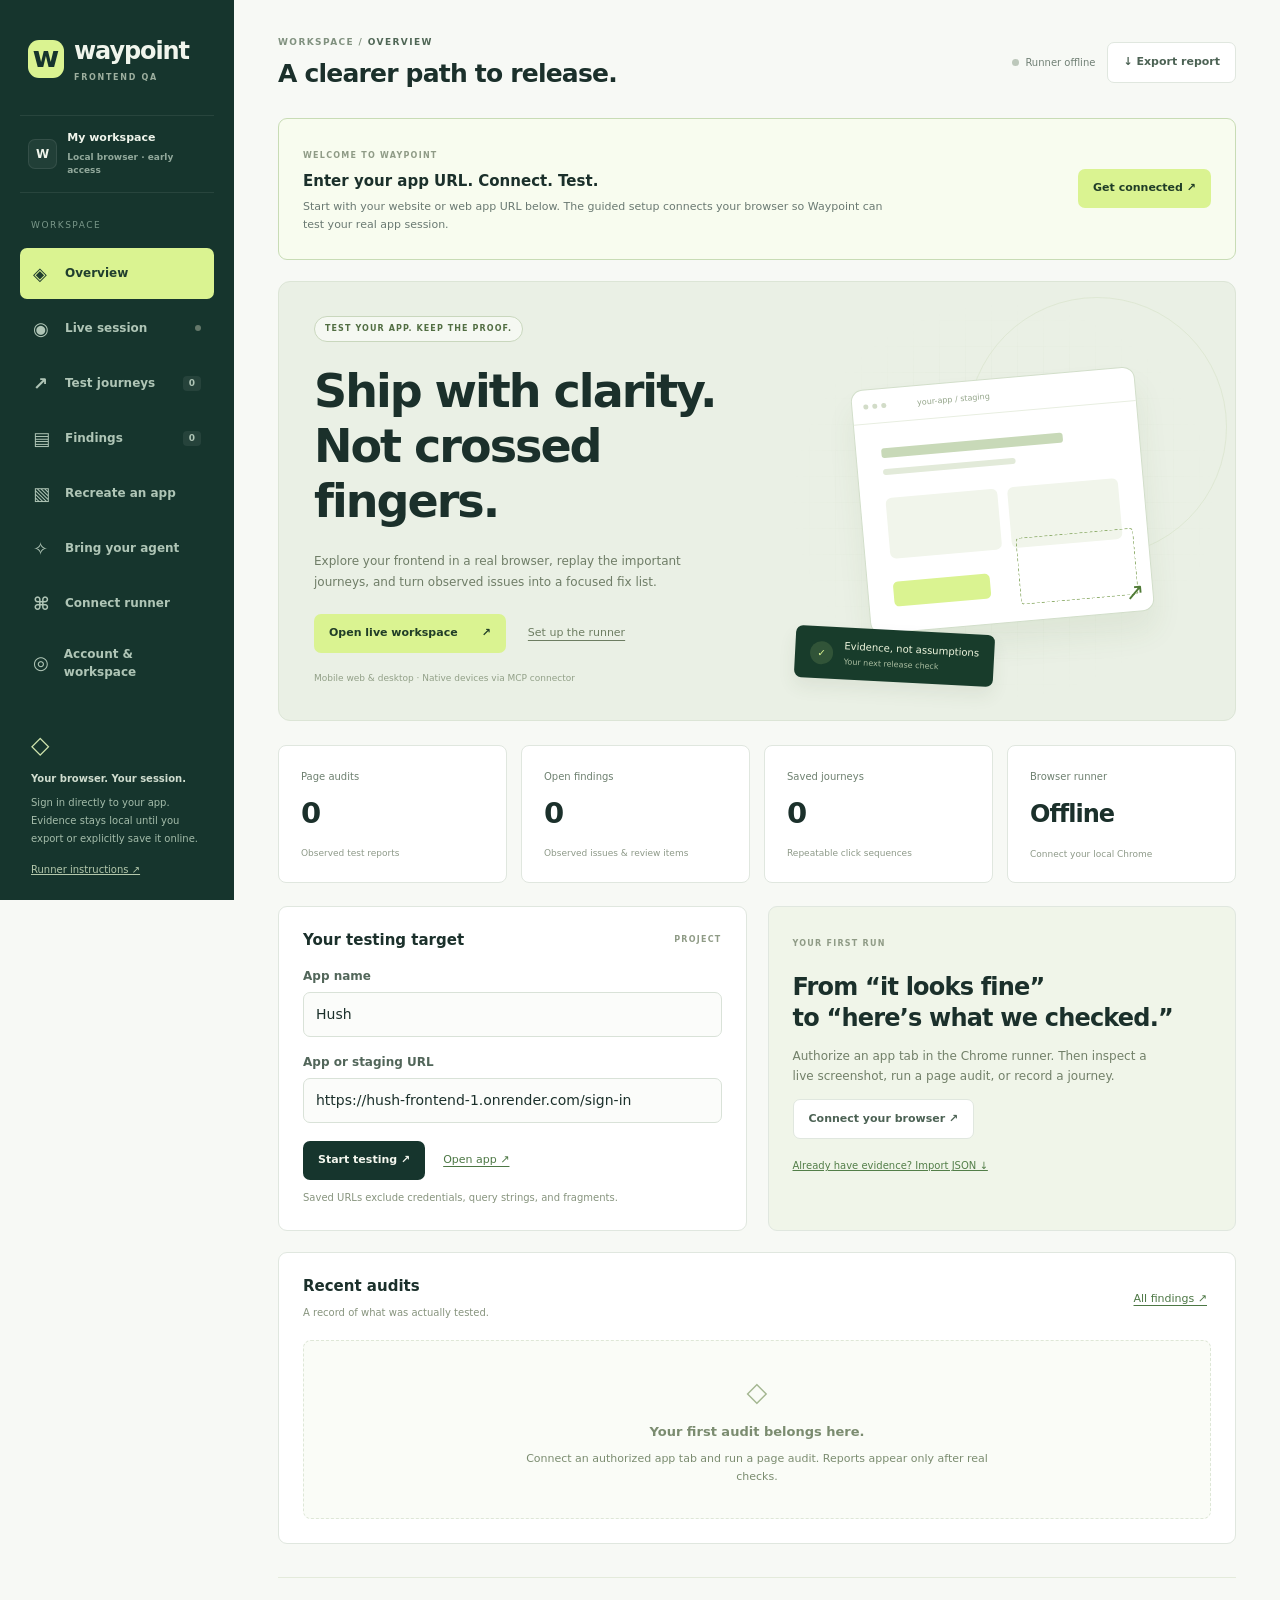
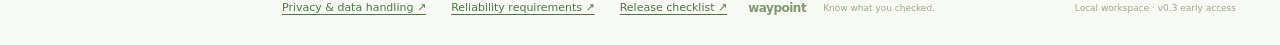
<file: assets/index.html>
<!doctype html>
<html lang="en"><head><meta charset="utf-8"><meta name="viewport" content="width=device-width,initial-scale=1"><meta name="color-scheme" content="light"><title>Waypoint QA — Live frontend testing</title><meta name="description" content="A live frontend testing workspace. Connect your own Chrome browser, inspect your staging app, and record evidence-backed release checks."><link rel="stylesheet" href="styles.css"></head>
<body><div class="shell"><aside class="sidebar"><a class="brand" href="#overview"><span class="brand-mark" aria-hidden="true">w</span><span>waypoint<span class="brand-sub">FRONTEND QA</span></span></a><div class="workspace-chip"><span class="workspace-avatar">W</span><div>My workspace<small>Local browser · early access</small></div></div><p class="nav-label">WORKSPACE</p><nav aria-label="Workspace navigation"><button data-view="overview"><span aria-hidden="true">◈</span>Overview</button><button data-view="live"><span aria-hidden="true">◉</span>Live session<span class="nav-dot" id="nav-live-dot"></span></button><button data-view="journeys"><span aria-hidden="true">↗</span>Test journeys<span class="nav-count" id="journey-nav-count">0</span></button><button data-view="findings"><span aria-hidden="true">▤</span>Findings<span class="nav-count" id="nav-count">0</span></button><button data-view="recreate"><span aria-hidden="true">▧</span>Recreate an app</button><button data-view="agents"><span aria-hidden="true">✧</span>Bring your agent</button><button data-view="setup"><span aria-hidden="true">⌘</span>Connect runner</button><button data-view="account"><span aria-hidden="true">◎</span>Account & workspace</button></nav><div class="side-bottom"><div class="privacy-icon" aria-hidden="true">◇</div><strong>Your browser. Your session.</strong><p>Sign in directly to your app. Evidence stays local until you export or explicitly save it online.</p><a href="runner-readme.txt" download>Runner instructions ↗</a></div></aside>
<main><header class="page-header"><div><div class="eyebrow">WORKSPACE / <span id="breadcrumb">OVERVIEW</span></div><h1 id="page-title">A clearer path to release.</h1></div><div class="header-actions"><span class="connection-pill" id="global-connection"><i></i>Runner offline</span><button class="secondary" id="export">↓ Export report</button></div></header><div id="notice" class="notice" role="status" aria-live="polite" hidden><span id="notice-text"></span><button id="notice-dismiss" aria-label="Dismiss notification">×</button></div>
<section id="overview" class="view"><section id="first-run-card" class="card first-run-card" hidden><div><span class="tiny-label">WELCOME TO WAYPOINT</span><h3>Enter your app URL. Connect. Test.</h3><p class="muted">Start with your website or web app URL below. The guided setup connects your browser so Waypoint can test your real app session.</p></div><button class="primary" data-go="setup">Get connected ↗</button></section><div class="hero"><div class="hero-copy"><span class="pill">TEST YOUR APP. KEEP THE PROOF.</span><h2>Ship with clarity.<br>Not crossed fingers.</h2><p>Explore your frontend in a real browser, replay the important journeys, and turn observed issues into a focused fix list.</p><div class="hero-actions"><button class="primary" data-go="live">Open live workspace <span>↗</span></button><button class="hero-link" data-go="setup">Set up the runner</button></div><span class="hero-footnote">Mobile web & desktop · Native devices via MCP connector</span></div><div class="hero-art" aria-hidden="true"><div class="art-grid"></div><div class="art-browser"><div class="art-toolbar"><i></i><i></i><i></i><span>your-app / staging</span></div><div class="art-content"><div class="art-title"></div><div class="art-line"></div><div class="art-cards"><div></div><div></div></div><div class="art-button"></div></div><div class="art-target"></div></div><div class="art-evidence"><span>✓</span><div>Evidence, not assumptions<small>Your next release check</small></div></div><div class="art-orbit"></div></div></div>
<div class="stats"><article><span>Page audits</span><strong id="run-count">0</strong><small>Observed test reports</small></article><article><span>Open findings</span><strong id="open-count">0</strong><small>Observed issues & review items</small></article><article><span>Saved journeys</span><strong id="journey-count">0</strong><small>Repeatable click sequences</small></article><article><span>Browser runner</span><strong id="runner-summary" class="status-text">Offline</strong><small id="runner-summary-detail">Connect your local Chrome</small></article></div>
<div class="columns"><section class="card"><div class="section-head"><h3>Your testing target</h3><span class="tiny-label">PROJECT</span></div><form id="project-form"><label for="project-name">App name</label><input id="project-name" required maxlength="100" placeholder="My app"><label for="project-url">App or staging URL</label><input id="project-url" type="url" required placeholder="https://your-app.com"><div class="form-row"><button class="dark" type="submit">Start testing ↗</button><button class="text-button" id="open-target" type="button">Open app ↗</button></div><p class="caption">Saved URLs exclude credentials, query strings, and fragments.</p></form></section><section class="card start-card"><span class="tiny-label">YOUR FIRST RUN</span><h3>From “it looks fine”<br>to “here’s what we checked.”</h3><p>Authorize an app tab in the Chrome runner. Then inspect a live screenshot, run a page audit, or record a journey.</p><button class="secondary" data-go="setup">Connect your browser ↗</button><label class="import-inline" for="import-file">Already have evidence? Import JSON ↓</label><input id="import-file" type="file" accept=".json,application/json" class="visually-hidden"></section></div><section class="card"><div class="section-head"><div><h3>Recent audits</h3><p class="caption">A record of what was actually tested.</p></div><button class="text-button" data-go="findings">All findings ↗</button></div><div id="recent-runs"></div></section></section>
<section id="live" class="view" hidden><div class="live-topbar"><div class="session-heading"><span class="live-indicator" id="session-indicator"></span><div><strong id="session-title">No app session connected</strong><small id="session-origin">Connect the runner, then authorize your app tab.</small></div></div><div class="session-tools"><span id="agent-session-status" class="badge review">No agent paired</span><label class="visually-hidden" for="viewport-preset">Browser viewport</label><select id="viewport-preset" disabled><option value="desktop">Desktop · 1440 × 900</option><option value="mobile">Mobile web · 390 × 844</option></select><button id="stop-session" class="secondary" disabled>End session</button></div></div><div class="live-grid"><section class="viewer-card"><div class="viewer-toolbar"><span class="tiny-label">LIVE BROWSER VIEW</span><span id="screen-meta">Capture on demand</span><button id="capture" class="secondary" disabled>↻ Capture screenshot</button></div><div id="screen-stage" class="screen-stage"><div id="screen-empty" class="screen-empty"><div class="screen-empty-icon" aria-hidden="true">⌘</div><h3>Your app, in a real browser.</h3><p>Connect your Chrome runner to see your authorized app tab here. Every action runs locally in your browser.</p><button class="primary" data-go="setup">Connect runner ↗</button></div><img id="live-screenshot" alt="Captured view of the authorized app tab" hidden><div id="screen-busy" class="screen-busy" hidden><span class="spinner"></span>Working in your browser…</div></div><div class="viewer-footer"><div class="viewer-toggles"><label class="toggle-label"><input type="checkbox" id="click-mode" disabled>Click to interact</label><label class="toggle-label"><input type="checkbox" id="scroll-mode" disabled>Scroll in live view</label><label class="toggle-label"><input type="checkbox" id="live-refresh" disabled>Live refresh</label></div><span id="screen-hint">Screenshots require explicit consent in the extension.</span></div><div class="interaction-panel"><form id="type-form"><label class="visually-hidden" for="live-text">Text to enter in the focused app field</label><input id="live-text" placeholder="Text for the focused field…" autocomplete="off" maxlength="2000" disabled><button class="dark" id="send-text" disabled>Send text</button></form><div class="key-row"><span>Keyboard</span><button data-key="Tab" disabled>Tab</button><button data-key="Enter" disabled>Enter ↵</button><button data-key="Escape" disabled>Esc</button><button data-key="Backspace" disabled>⌫</button><button data-key="ArrowUp" disabled>↑</button><button data-key="ArrowDown" disabled>↓</button><button id="scroll-up" disabled>Scroll ↑</button><button id="scroll-down" disabled>Scroll ↓</button></div><p class="caption">Sign in and complete sensitive actions directly in the app. Typed values are never saved by this workspace.</p></div></section>
<aside class="live-panel"><section class="card"><div class="section-head"><h3>Session tools</h3><span class="badge review">LOCAL</span></div><button id="run-audit" class="primary full" disabled>Run page audit <span>↗</span></button><p class="caption">Inspect the current page for layout, accessible names, broken images, and touch-target signals.</p><div class="divider"></div><form id="assert-form"><label for="assert-text">Expected page text</label><input id="assert-text" placeholder="e.g. Welcome back" maxlength="300" disabled><button class="secondary full" id="assert-submit" disabled>Check text assertion</button></form><div id="assert-result" class="assert-result" role="status" hidden></div><button id="add-assertion" class="text-button" disabled>+ Add assertion to recording</button></section><section class="card"><div class="section-head"><h3>Record a journey</h3><span id="record-state" class="record-state">Idle</span></div><p class="muted">Start recording, interact with your app, then save the captured clicks. Text input is excluded.</p><button id="record-toggle" class="secondary full" disabled>● Start recording</button><ol id="recorded-steps" class="compact-steps"></ol><form id="save-recording-form"><label for="recording-name">Journey name</label><input id="recording-name" placeholder="e.g. Browse personalities" maxlength="160"><button class="dark full" id="save-recording" disabled>Save journey</button></form></section><section class="card event-card"><div class="section-head"><h3>Activity</h3><button id="clear-activity" class="text-button">Clear</button></div><div id="activity-log" class="activity-log" role="log" aria-live="polite"></div></section></aside></div><div class="scope-note"><span aria-hidden="true">◇</span><p>Mobile web runs in Chrome device emulation. Native iOS/Android testing uses a separate Appium connector with your AI agent. Cross-origin frame inspection and full accessibility certification are outside this browser runner.</p></div></section>
<section id="journeys" class="view" hidden><div class="section-intro"><div><span class="eyebrow">REPEAT THE MOMENTS THAT MATTER</span><h2>Record once. Check again.</h2><p>Replay safe clicks and text assertions against the authorized tab. Sign-in and sensitive actions stay manual.</p></div><button class="primary" data-go="live">Record a journey ↗</button></div><section class="card human-builder"><div class="section-head"><div><h3>Describe your test in plain language.</h3><p class="caption">One action per line. Exact visible labels keep tests repeatable.</p></div><span class="badge confirmed">NO YAML. NO CODE.</span></div><form id="human-journey-form"><div class="columns"><div><label for="human-journey-name">Journey name</label><input id="human-journey-name" required maxlength="160" placeholder="Check the welcome screen"><label for="human-journey-url">Target app URL</label><input id="human-journey-url" type="url" required placeholder="https://your-app.com"><p class="caption">For broader goals such as “find every broken flow,” connect your own AI agent. This builder supports explicit clicks and visible text checks.</p></div><div><label for="human-journey-steps">What should happen?</label><textarea id="human-journey-steps" rows="6" required placeholder="Click &quot;New chat&quot;&#10;Click &quot;Choose personality&quot;&#10;Check &quot;Hello&quot; is visible"></textarea><div class="form-row"><button class="dark">Save test journey</button><span class="caption">Ambiguous labels stop safely.</span></div></div></div></form></section><div class="journey-toolbar"><span id="journey-total" class="muted">0 saved journeys</span><label class="secondary import-button" for="journey-import">↑ Import journey</label><input type="file" id="journey-import" accept=".json,application/json" class="visually-hidden"></div><div id="journey-list" class="journey-grid"></div></section>
<section id="findings" class="view" hidden><div class="section-intro"><div><span class="eyebrow">EVIDENCE BEFORE CONFIDENCE</span><h2>Every finding has a receipt.</h2><p>Observed browser signals and human-review suggestions, with the context to reproduce them.</p></div><div class="export-options"><label class="toggle-label"><input type="checkbox" id="export-images">Include attached screenshots</label><button class="secondary" id="export-json">↓ Export JSON</button></div></div><div class="finding-filters"><div class="search-wrap"><span aria-hidden="true">⌕</span><label class="visually-hidden" for="finding-search">Search findings</label><input id="finding-search" type="search" placeholder="Search title, detail, or app…"></div><label class="visually-hidden" for="severity-filter">Severity filter</label><select id="severity-filter"><option value="all">All severities</option><option value="high">High</option><option value="medium">Medium</option><option value="low">Low</option></select><label class="visually-hidden" for="kind-filter">Finding type</label><select id="kind-filter"><option value="all">All types</option><option value="confirmed">Observed issues</option><option value="review">Needs review</option></select><label class="visually-hidden" for="status-filter">Finding status</label><select id="status-filter"><option value="all">All statuses</option><option value="open">Open</option><option value="resolved">Resolved</option><option value="dismissed">Dismissed</option></select></div><div class="result-heading"><span id="finding-total"></span><label class="text-button import-button" for="import-file">↑ Import report</label></div><div id="findings-list"></div><button id="load-more-findings" class="secondary full" hidden>Show 100 more findings</button><section class="card report-history"><div class="section-head"><h3>Report history</h3><span class="muted">Includes runs with no findings</span></div><div id="report-history"></div></section></section>
<section id="recreate" class="view" hidden><div class="section-intro"><div><span class="eyebrow">UNDERSTAND IT. BUILD YOUR OWN.</span><h2>Turn an interface into a build brief.</h2><p>Capture visible components and design tokens, describe the features you want, and give your chosen agent a traceable recreation plan.</p></div><span class="badge review">EVIDENCE FIRST</span></div><div class="recreate-grid"><section class="card"><div class="section-head"><h3>1. Gather reference evidence</h3><span class="badge review" id="recreate-session-status">Inspection not connected</span></div><p class="muted">Open your reference app and authorize inspection in the browser runner. Navigate it yourself, then capture each screen or viewport you want to study.</p><div class="form-row"><button id="recreate-capture" class="primary" disabled>Capture visible interface ↗</button><button class="text-button" data-go="setup">Connect runner</button></div><p class="caption">Captures include bounded visible structure and computed design tokens. Input values, cookies, asset URLs and source code are excluded. Visible names may still contain private content; review before export. Evidence stays in memory until you export it.</p><div class="recreate-evidence-toolbar"><label class="text-button" for="recreate-import">↑ Import design JSON</label><input id="recreate-import" type="file" accept=".json,application/json" class="visually-hidden"><button id="recreate-clear" class="text-button" disabled>Clear evidence</button></div><div id="recreate-snapshots" aria-live="polite"></div><button id="recreate-export-snapshots" class="secondary full" disabled>↓ Export design evidence</button></section><section class="card"><h3>2. Choose your workflow</h3><form id="recreate-form"><label for="recreate-mode">What do you want to prepare?</label><select id="recreate-mode"><option value="interface">Visible interface brief</option><option value="full-rea">Full REA investigation with my agent</option></select><p id="recreate-mode-note" class="caption">Capture or import interface evidence, then create a build brief. No REA runtime is required.</p><div id="recreate-target-field" hidden><label for="recreate-target">Reference website, app, or local artifact</label><input id="recreate-target" maxlength="500" placeholder="https://your-app.com or an authorized local artifact path"><p class="caption">The selected AI host checks the installed runtime and exact target access. URL credentials and query strings are omitted from the request.</p></div><label for="recreate-name">New app name</label><input id="recreate-name" maxlength="100" placeholder="My new app"><label for="recreate-goal">What should your version do?</label><textarea id="recreate-goal" rows="5" maxlength="2000" required placeholder="Build a chat app with a personality chooser, conversation history, and clear loading and error states. Use my own branding."></textarea><label for="recreate-stack">Target stack</label><select id="recreate-stack"><option>React + TypeScript</option><option>Next.js + TypeScript</option><option>Vue + TypeScript</option><option>HTML + CSS + JavaScript</option><option>Flutter</option><option>React Native</option></select><button id="recreate-build" class="dark full">Create recreation brief ↗</button></form><p class="caption">This produces a structured implementation brief from evidence and your goal. Your selected AI host performs reasoning and implementation. Native stacks require separate device validation.</p><div class="divider"></div><span class="tiny-label">REVERSE ENGINEER ANYTHING</span><p class="muted">The agent connector integrates optional <a href="https://github.com/morluto/rea" target="_blank" rel="noopener noreferrer">morluto/rea ↗</a> by registering the actual REA MCP server alongside Waypoint in your AI host. This exposes its native tool catalog and protocol features. An optional Full REA forwarding wrapper is also available. Your chosen agent can investigate supported websites, JavaScript/Electron, native binaries, .NET, and runtime behavior through the installed tools. Availability depends on REA providers and target prerequisites; this dashboard does not claim every tool is ready.</p><p class="caption">The REA connection is explicitly configured on your development computer. Its file, network and process permissions are independent of Waypoint browser-tab consent. The dashboard does not enable it automatically or run a model.</p><a href="rea-readme.txt" download class="text-button">Full REA integration setup ↗</a></section></div><section id="recreate-result" class="card" hidden><div class="section-head"><div><h3 id="recreate-result-title">3. Review your recreation brief</h3><p id="recreate-result-note" class="caption">Observed interface evidence, inferred build tasks, unverified behavior, and acceptance checks that have not run.</p></div><span id="recreate-result-badge" class="badge review">BRIEF · NOT A TEST RESULT</span></div><div class="form-row"><button id="recreate-export-md" class="secondary">↓ Markdown</button><button id="recreate-export-json" class="secondary">↓ JSON</button><button id="recreate-copy-agent" class="dark">Copy request for my agent</button></div><p class="caption">Copy sends nothing to a model. Paste the request into your chosen AI host and attach the exported design evidence if needed.</p><pre id="recreate-preview" class="recreate-preview"></pre><textarea id="recreate-agent-request" rows="6" class="recreate-agent-request" readonly aria-label="Recreation request for your AI agent" hidden></textarea></section></section>
<section id="agents" class="view" hidden><div class="section-intro"><div><span class="eyebrow">YOUR AGENT. YOUR DEVELOPMENT WORKFLOW.</span><h2>Bring the AI you already use.</h2><p>Give your MCP-compatible agent real browser tools, then describe the test in your own words. Waypoint supplies the authorized browser session and evidence.</p></div><span class="badge review">LOCAL MCP CONNECTOR</span></div><div class="setup-grid"><section class="card"><ol class="setup-steps"><li><h3>Download the agent kit</h3><p>The kit contains a local Node.js MCP server and configuration instructions. It runs on your development computer.</p><a class="primary" href="waypoint-agent-kit.zip" download>Download agent connector ↓</a></li><li><h3>Add it to your agent’s MCP configuration</h3><p>Choose an AI coding tool or desktop assistant that supports launching a local MCP server over stdio. Use the command and absolute server path in the included instructions. A hosted mobile chat cannot automatically reach your local browser.</p><a class="text-button" href="agent-readme.txt" download>Open agent setup instructions ↗</a></li><li><h3>Pair and authorize</h3><p>Start the connector through your AI host. Copy its temporary pairing token into the Waypoint extension popup. Select the app tab and choose the allowed capabilities. You can unpair the agent or end the session from the extension at any time.</p></li><li><h3>Describe the outcome</h3><p>Tell your agent what to test. It can inspect the page, capture screenshots with your consent, run safe interactions, assert visible text, and produce real audit reports.</p><label for="agent-goal">Your test request</label><textarea id="agent-goal" rows="5" placeholder="Test my staging app on mobile web. Check navigation and onboarding, report reproducible issues, and ask me to complete sign-in directly in the app."></textarea><button id="copy-agent-goal" class="dark">Copy request for my agent</button><p class="caption">Copy this request into your connected AI tool. This workspace does not send it to a model or claim an AI run has started.</p></li></ol></section><div><section class="card subtle"><span class="pill">ACTUAL BROWSER TOOLS</span><h3>Plain-language goals.<br>Observable actions.</h3><ul class="feature-list"><li>Inspect the authorized app session</li><li>Run page audits with selectors & findings</li><li>Capture consented screenshots</li><li>Click, scroll, and type in allowed fields</li><li>Check expected text & replay journeys</li><li>Change desktop / mobile viewport</li><li>Stop and return control to you</li></ul></section><section class="card rea-agent-card"><div class="section-head"><h3>Reverse Engineer Anything</h3><span class="badge review">OPTIONAL LOCAL RUNTIME</span></div><p class="muted">Connect the actual <a href="https://github.com/morluto/rea" target="_blank" rel="noopener noreferrer">morluto/rea project ↗</a> to your chosen agent. Register REA directly alongside Waypoint to expose its native tool catalog and protocol features; an optional forwarding interface is also included. These provide tools for supported websites, JavaScript/Electron, native binaries, .NET and runtime investigation.</p><p class="muted">The supplied configuration generator prepares separate Waypoint and REA MCP entries. Your developer setup supplies the installed REA version and its providers. The agent checks availability and schemas before calling tools. Full REA permissions are separate from this dashboard's browser consent; preparing a request does not start analysis.</p><div class="form-row"><button class="secondary" data-go="recreate">Prepare an investigation ↗</button><a class="text-button" href="rea-readme.txt" download>Full REA setup ↗</a></div></section><section class="card"><h3>You stay in control.</h3><p class="muted">The connector uses a temporary local pairing token. Only the app tab you authorize is available to the agent. Sign-in, password fields, sending, checkout, delete, and other sensitive actions require you to act directly.</p><p class="muted">Agent reasoning and model billing happen in the AI tool you select. The dashboard shows browser activity; your agent host shows its plan and conversation. Compatibility depends on that host’s MCP support.</p><button class="secondary" data-go="live">Open the live session ↗</button></section><section class="card native-card"><div class="section-head"><h3>Testing a native mobile app?</h3><span class="badge review">APPIUM CONNECTOR</span></div><p class="muted">Use your MCP agent with an existing Appium session on an Android or iOS simulator, emulator, or device. The connector operates that authorized session; this browser screenshot panel does not mirror a native device.</p><p class="muted">Your development setup supplies Appium, the platform driver, the device, and a running session. Configure the connector using the supplied native instructions, then ask your agent to inspect or test it. Native reports can be imported into Findings.</p><a class="secondary" href="native-readme.txt" download>Native device setup ↗</a></section></div></div></section><section id="setup" class="view" hidden><div class="section-intro"><div><span class="eyebrow">LOCAL CHROME RUNNER</span><h2>A real browser. A private session.</h2><p>Enter your website or web app URL, then connect the Chrome runner to test your signed-in app. Your app’s login stays in your browser.</p></div><span class="badge review">DESKTOP CHROME REQUIRED</span></div><section id="connection-checks" class="card connection-checks"><div class="section-head"><div><h3>Your connection checklist</h3><p class="caption">Only acknowledged connections and captured evidence appear as ready.</p></div><button id="check-connection" class="secondary">Check connection</button></div><ol id="setup-checklist" class="diagnostic-list" aria-live="polite"></ol><p id="setup-diagnostic-note" class="caption">Install the runner, then connect it below. No test has been run yet.</p></section><div class="setup-grid"><section class="card setup-card"><form id="setup-target-form" class="setup-target"><label for="setup-target-url">Website or web app to test</label><input id="setup-target-url" type="url" required placeholder="https://your-app.com"><div class="form-row"><button class="dark" type="submit">Save app URL</button><span class="caption">Your app’s login stays in your browser.</span></div></form><ol class="setup-steps"><li><h3>Install the local runner</h3><div id="local-runner-install" hidden><p>The Chrome runner is already included in this app. Open Chrome’s extensions page, enable <b>Developer mode</b>, choose <b>Load unpacked</b>, then select this folder:</p><label class="visually-hidden" for="local-runner-path">Included Chrome runner folder</label><div class="copy-field"><input id="local-runner-path" readonly><button id="copy-runner-path" class="secondary" type="button">Copy folder</button></div><div class="form-row"><button id="open-chrome-extensions" class="secondary" type="button">Copy extensions address</button><code>chrome://extensions</code></div><p class="caption">Chrome protects its settings pages. Paste the copied address in Chrome’s address bar to open it.</p></div><div id="download-runner-install"><p>The runner connects this workspace to your own browser; entering a URL alone does not grant access to your app. Download and unzip the Chrome extension. In <code>chrome://extensions</code>, enable Developer mode, choose <b>Load unpacked</b>, and select the unzipped folder.</p><a class="primary" href="waypoint-runner.zip" download>Download Chrome runner ↓</a></div></li><li><h3>Authorize your app tab</h3><p>Open your staging app and sign in directly using a test account. Click the Waypoint extension and authorize that tab. Choose whether to allow inspection, screenshots, and interaction.</p><button id="setup-open-target" class="text-button">Open saved app ↗</button></li><li><h3>Connect this workspace</h3><p>Copy the extension ID from the Waypoint popup or Chrome’s extensions page. Paste it below and connect. Your app session appears in the live workspace.</p><form id="connect-form"><label for="extension-id">Chrome extension ID</label><input id="extension-id" required minlength="32" maxlength="32" pattern="[a-p]{32}" spellcheck="false" autocapitalize="none" autocomplete="off" placeholder="32 lowercase letters from a to p"><div class="form-row"><button id="connect-button" class="dark">Connect runner ↗</button><button id="disconnect" class="text-button" type="button" disabled>Disconnect</button></div></form><p id="connection-detail" class="caption">The connection begins only when you click Connect runner.</p></li></ol></section><div><section class="card subtle"><span class="pill">DESIGNED FOR YOUR DEVELOPMENT LOOP</span><h3>Explore → capture → reproduce.</h3><ul class="feature-list"><li>Live screenshot view with click interaction</li><li>Desktop and mobile browser viewports</li><li>Page audits with observed evidence</li><li>Safe click recording and replay</li><li>Expected text assertions</li><li>Local reports with JSON & Markdown export</li></ul></section><section class="card"><h3>Clear boundaries. Useful evidence.</h3><p class="muted">This dashboard controls a local Chrome browser. Native-device testing uses the Appium MCP connector separately. A cloud device farm and in-product model hosting are outside this release. Optional online workspace and Stripe subscription availability depend on the hosting server configuration.</p><p class="muted">Screenshots are captured only when you ask and remain in memory until exported. Saved reports and journey selectors use this browser’s local storage. Review evidence before sharing.</p><a class="text-button" href="runner-readme.txt" download>Read setup & limitations ↗</a><div id="local-practice-app" hidden><h4>Try the included practice app</h4><p class="caption">The practice app runs separately on port 8081. It includes deliberate issues and a safe click journey. Open it, authorize its tab using the runner, then return here to connect.</p><button id="open-practice-app" class="secondary" type="button">Open practice app ↗</button><p><button id="save-practice-journey" class="text-button" type="button">Add practice test journey</button></p></div><div id="hosted-practice-app"><p class="caption">For live runner acceptance, serve the included fixture locally on port 8081 using the runner instructions. This hosted copy is a preview.</p><p><a class="text-button" href="fixture.html" target="_blank" rel="noopener noreferrer">Preview controlled fixture ↗</a></p></div></section><section class="card native-card"><div class="section-head"><h3>Testing a native mobile app?</h3><span class="badge review">APPIUM CONNECTOR</span></div><p class="muted">Use your MCP agent with an existing Appium session on an Android or iOS simulator, emulator, or device. The connector operates that authorized session; this browser screenshot panel does not mirror a native device.</p><p class="muted">Your development setup supplies Appium, the platform driver, the device, and a running session. Configure the connector using the supplied native instructions, then ask your agent to inspect or test it. Native reports can be imported into Findings.</p><a class="secondary" href="native-readme.txt" download>Native device setup ↗</a></section><section class="card support-card"><h3>If connection fails</h3><p class="muted">Confirm you are in desktop Chrome, the extension is enabled, its ID is correct, and your app tab is authorized. Reload this workspace after installing the runner. The extension must allow this workspace’s exact origin.</p></section></div></div></section>
<section id="account" class="view" hidden><div class="section-intro"><div><span class="eyebrow">YOUR RELEASE HISTORY, TOGETHER</span><h2>A workspace that remembers.</h2><p>Save projects, reports and plain-language journeys online. Your browser runner and AI host still run on your development computer.</p></div><button id="account-refresh" class="secondary">Check workspace status ↻</button></div><p id="account-status" class="caption">Online workspace not connected</p><p id="account-notice" class="caption" role="status" aria-live="polite">Check status or sign in to use this host’s optional online workspace. Local testing works without an account.</p><div class="cloud-grid"><section class="card"><h3>Your account</h3><form id="account-auth"><label for="account-username">Username</label><input id="account-username" required minlength="3" maxlength="32" autocomplete="username" autocapitalize="none" spellcheck="false" pattern="[a-z0-9_-]{3,32}" placeholder="your_username"><label for="account-password">Password</label><input id="account-password" type="password" required minlength="12" maxlength="128" autocomplete="current-password"><p class="caption">Use 12–128 characters. Your password is never saved in this browser’s workspace.</p><div id="account-recovery-field" hidden><label for="account-recovery-code">Saved recovery code</label><input id="account-recovery-code" maxlength="200" autocomplete="off" spellcheck="false"><p class="caption">Enter the one-time recovery code you saved when creating this account. Set Password above to your new password.</p></div><div class="form-row"><button id="account-login" type="button" class="dark">Sign in</button><button id="account-register" type="button" class="secondary">Create account</button><button id="account-recover" type="button" class="text-button">Recover account</button></div></form><div id="account-signed-in" hidden><p id="account-user"></p><button id="account-logout" class="secondary">Sign out</button><details class="cloud-delete-account"><summary>Delete online account</summary><p class="caption">This permanently removes your online projects and evidence. Cancel any subscription in Manage subscription first. Your local browser workspace is retained.</p><label for="account-delete-password">Confirm your current password</label><input id="account-delete-password" type="password" minlength="12" maxlength="128" autocomplete="current-password"><button id="account-delete" class="text-button danger">Delete online account</button></details></div><div id="account-recovery-result" hidden><h4>Save your recovery code now</h4><p class="caption">This code is displayed once. Store it somewhere private. It replaces a forgotten password; using it invalidates old sessions and generates a replacement. No email reset is available.</p><label for="account-new-recovery-code">Your recovery code</label><input id="account-new-recovery-code" readonly autocomplete="off" spellcheck="false"><button id="account-dismiss-code" class="text-button">I saved it. Hide code.</button></div><div class="divider"></div><h3>Waypoint Plus</h3><p id="billing-state" class="badge review">Free workspace</p><p id="billing-availability" class="caption">Sign in to check subscription availability.</p><div class="form-row"><button id="billing-checkout" class="dark" disabled>Subscribe · $5.99/month</button><button id="billing-portal" class="secondary" disabled>Manage subscription</button></div><p class="caption">Payments use Stripe. Return here and check status after checkout. Purchasing does not connect a browser, run a test, or provision AI models.</p></section><section id="account-projects" class="card" hidden><div class="section-head"><h3>Online projects</h3><button id="cloud-create" class="secondary">Create from local project</button></div><p id="cloud-limits" class="caption"></p><div id="cloud-project-list"></div><div class="divider"></div><p id="cloud-selected" class="caption">Select an online project below.</p><div class="form-row"><button id="cloud-save" class="dark" disabled>Save evidence online</button><button id="cloud-load" class="secondary" disabled>Load saved workspace</button><button id="cloud-delete" class="text-button danger" disabled>Delete online project</button></div><p class="caption">Saving uploads reports and named journeys matching the selected project’s app origin. Screenshots, input values and replay results are excluded. Review visible text and selectors before saving. Updates replace matching records. Loading replaces this browser’s local evidence and requires ending its live app session first.</p><div class="divider"></div><h3>Saved evidence library</h3><div class="form-row"><label class="visually-hidden" for="cloud-history-kind">Evidence type</label><select id="cloud-history-kind"><option value="reports">Audit reports</option><option value="journeys">Test journeys</option></select><button id="cloud-history-refresh" class="secondary" disabled>Browse history</button></div><p id="cloud-history-page" class="caption">Browse the selected project’s saved evidence.</p><div id="cloud-history-list"></div><div class="form-row"><button id="cloud-history-prev" class="text-button" disabled>← Previous</button><button id="cloud-history-next" class="text-button" disabled>Next →</button></div><pre id="cloud-history-preview" class="recreate-preview" hidden aria-label="Saved evidence details"></pre></section></div></section><footer><a class="text-button" href="privacy.html">Privacy & data handling ↗</a><a class="text-button" href="reliability-requirements.txt" download>Reliability requirements ↗</a><a class="text-button" href="release-checklist.txt" download>Release checklist ↗</a><strong>waypoint</strong><span>Know what you checked.</span><span>Local workspace · v0.3 early access</span></footer></main></div><dialog id="evidence-dialog" aria-labelledby="evidence-title"><div class="section-head"><h3 id="evidence-title">Report evidence</h3><button id="close-dialog" class="secondary">Close</button></div><div id="evidence-content"></div></dialog><script type="module" src="app.js"></script><script type="module" src="cloud.js"></script></body></html>
</file>
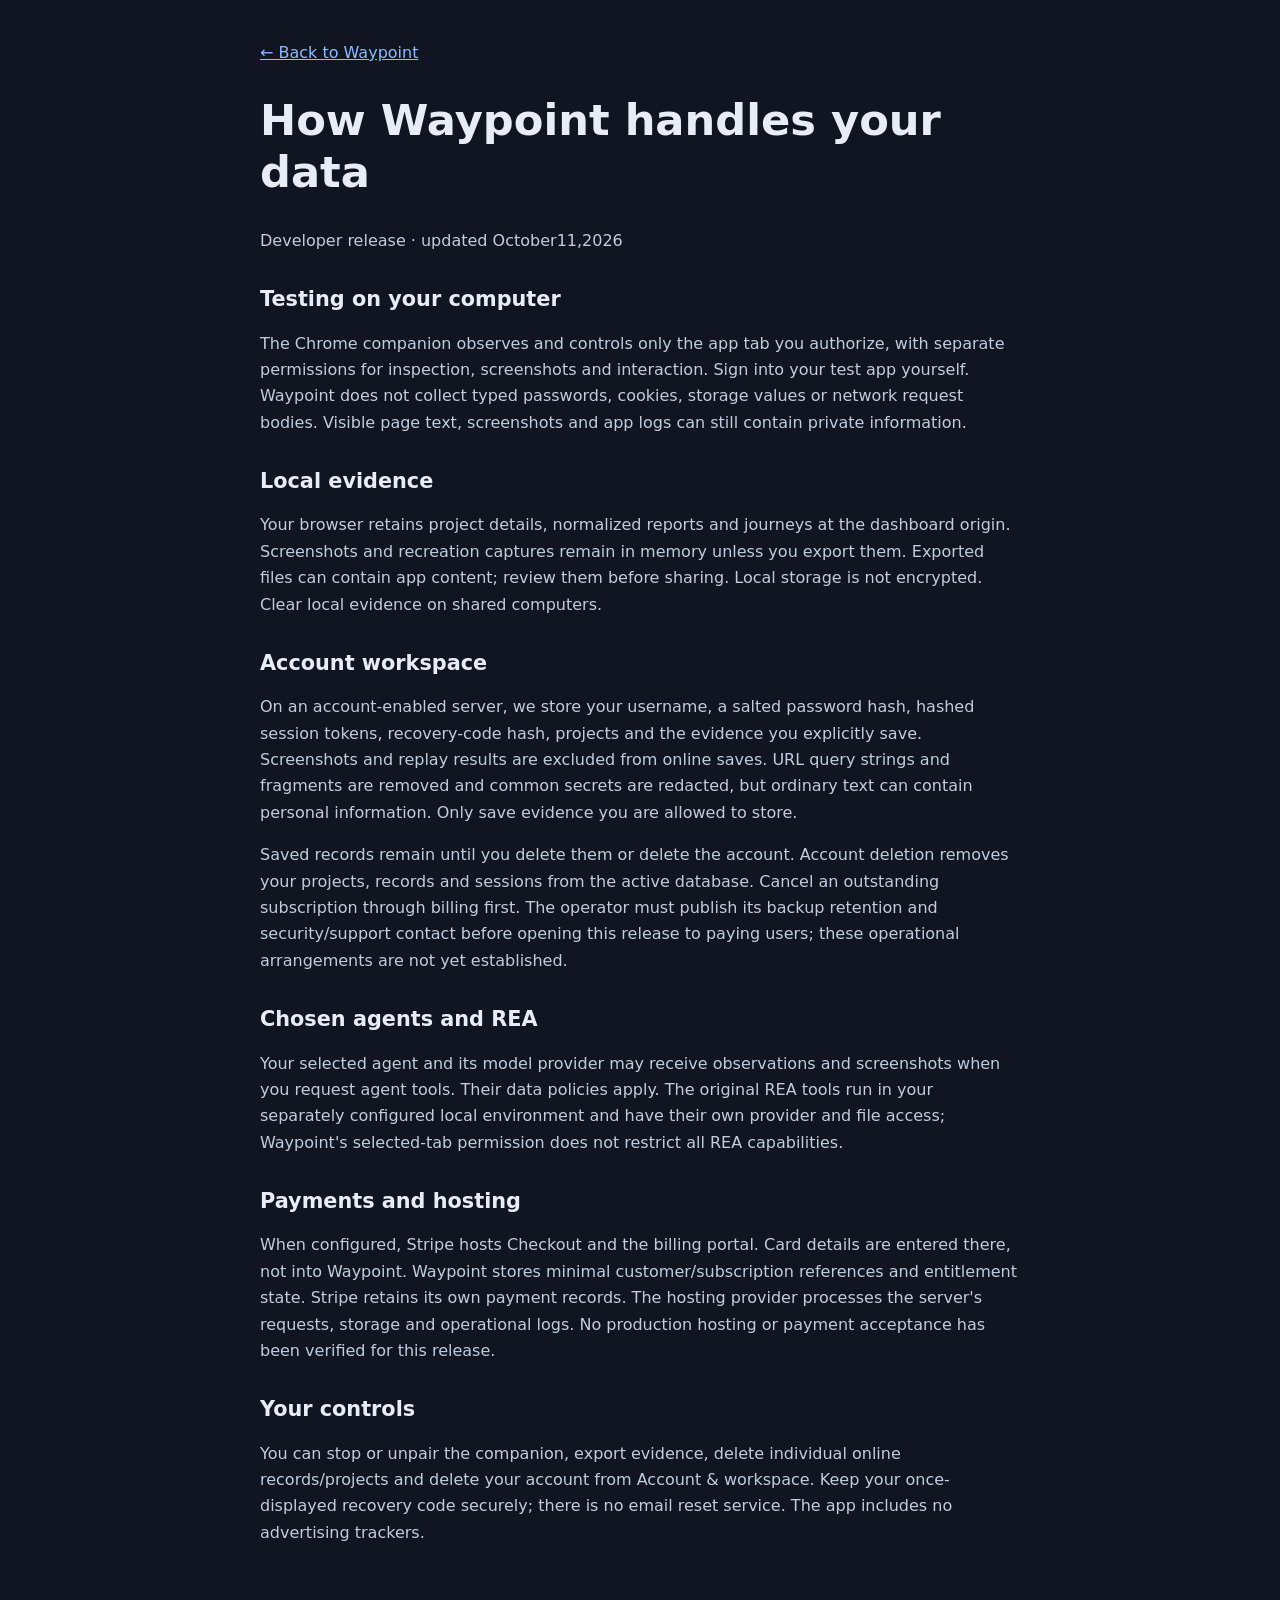
<file: assets/privacy.html>
<!doctype html>
<html lang="en"><head><meta charset="utf-8"><meta name="viewport" content="width=device-width,initial-scale=1"><title>Privacy · Waypoint</title><link rel="stylesheet" href="privacy.css"></head>
<body><main><a href="index.html">← Back to Waypoint</a><h1>How Waypoint handles your data</h1><p>Developer release · updated October11,2026</p>
<h2>Testing on your computer</h2><p>The Chrome companion observes and controls only the app tab you authorize, with separate permissions for inspection, screenshots and interaction. Sign into your test app yourself. Waypoint does not collect typed passwords, cookies, storage values or network request bodies. Visible page text, screenshots and app logs can still contain private information.</p>
<h2>Local evidence</h2><p>Your browser retains project details, normalized reports and journeys at the dashboard origin. Screenshots and recreation captures remain in memory unless you export them. Exported files can contain app content; review them before sharing. Local storage is not encrypted. Clear local evidence on shared computers.</p>
<h2>Account workspace</h2><p>On an account-enabled server, we store your username, a salted password hash, hashed session tokens, recovery-code hash, projects and the evidence you explicitly save. Screenshots and replay results are excluded from online saves. URL query strings and fragments are removed and common secrets are redacted, but ordinary text can contain personal information. Only save evidence you are allowed to store.</p><p>Saved records remain until you delete them or delete the account. Account deletion removes your projects, records and sessions from the active database. Cancel an outstanding subscription through billing first. The operator must publish its backup retention and security/support contact before opening this release to paying users; these operational arrangements are not yet established.</p>
<h2>Chosen agents and REA</h2><p>Your selected agent and its model provider may receive observations and screenshots when you request agent tools. Their data policies apply. The original REA tools run in your separately configured local environment and have their own provider and file access; Waypoint's selected-tab permission does not restrict all REA capabilities.</p>
<h2>Payments and hosting</h2><p>When configured, Stripe hosts Checkout and the billing portal. Card details are entered there, not into Waypoint. Waypoint stores minimal customer/subscription references and entitlement state. Stripe retains its own payment records. The hosting provider processes the server's requests, storage and operational logs. No production hosting or payment acceptance has been verified for this release.</p><h2>Your controls</h2><p>You can stop or unpair the companion, export evidence, delete individual online records/projects and delete your account from Account &amp; workspace. Keep your once-displayed recovery code securely; there is no email reset service. The app includes no advertising trackers.</p></main></body></html>
</file>
<file: assets/styles.css>
:root{--ink:#1b302b;--muted:#6a7972;--line:#e0e7df;--lime:#daf391;--dark:#16352d;--paper:#f7f9f5;--green:#507956}*{box-sizing:border-box}body{margin:0;background:var(--paper);color:var(--ink);font:14px/1.5 system-ui,-apple-system,BlinkMacSystemFont,'Segoe UI',sans-serif}button,input,textarea,select{font:inherit}button,a,input,textarea,select{outline-offset:4px}button:focus-visible,a:focus-visible,input:focus-visible,select:focus-visible{outline:3px solid #72a062}button{cursor:pointer;border:0}button:disabled{opacity:.42;cursor:not-allowed}a{color:inherit}input,textarea,select{width:100%;padding:11px 12px;border:1px solid #d9e2d8;background:#fbfcfa;border-radius:7px;color:var(--ink);min-width:0}input:focus,select:focus{border-color:#6d9b60}label{display:block;font-size:12px;color:#52665a;font-weight:600;margin:16px 0 7px}input[type=checkbox]{width:16px;height:16px;accent-color:#507956;padding:0;flex-shrink:0}p{line-height:1.7}h1,h2,h3{line-height:1.2}h1{font-size:25px;font-weight:650;letter-spacing:-.8px;margin:9px 0 0}h2{font-size:46px;font-weight:650;letter-spacing:-2px;margin:22px 0}h3{font-size:15px;font-weight:650;margin:0 0 14px}h4{font-size:13px}.shell{display:grid;grid-template-columns:234px minmax(0,1fr);min-height:100vh}.sidebar{height:100vh;position:sticky;top:0;background:var(--dark);padding:33px 20px;display:flex;flex-direction:column;color:#f0f5ec}.brand{display:flex;gap:10px;text-decoration:none;align-items:center;font-size:24px;letter-spacing:-1.1px;font-weight:650;padding:0 8px}.brand-mark{width:36px;height:38px;border-radius:11px;background:var(--lime);color:var(--dark);font-size:29px;letter-spacing:-3px;text-align:center;padding-right:3px;line-height:34px}.brand-sub{display:block;font-size:8px;letter-spacing:1.7px;color:#9daf9f;margin-top:3px}.workspace-chip{display:flex;align-items:center;gap:10px;padding:14px 8px;margin:31px 0 21px;border-top:1px solid #ffffff14;border-bottom:1px solid #ffffff14;font-size:11px;font-weight:550}.workspace-chip small{display:block;color:#91a89b;font-size:9px;margin-top:4px}.workspace-avatar{background:#ffffff0d;border:1px solid #ffffff15;border-radius:7px;width:30px;height:30px;display:grid;place-items:center;font-size:12px}.nav-label{font-size:9px;letter-spacing:1.5px;color:#799789;margin:4px 11px 11px}nav button{width:100%;display:flex;align-items:center;gap:12px;padding:12px 13px;border-radius:7px;background:none;color:#afc5b6;font-size:12px;font-weight:550;text-align:left;margin:4px 0}nav button>span:first-child{font-size:18px;width:20px}nav button.active{background:var(--lime);color:#203e2e}nav button:hover:not(.active){background:#ffffff0b}.nav-count{margin-left:auto;font-size:9px;background:#ffffff12;border-radius:4px;padding:1px 6px}.nav-dot{margin-left:auto;width:6px;height:6px;border-radius:50%;background:#64786a}.nav-dot.connected{background:#daf391}.side-bottom{margin-top:auto;padding:30px 11px 0;font-size:10px;color:#a4bcaa}.side-bottom strong{display:block;font-weight:600;color:#d0ddcf;margin-top:8px}.side-bottom p{font-size:10px;line-height:1.8;margin:8px 0 14px}.side-bottom a{font-size:10px;color:#b4c8ac}.privacy-icon{font-size:24px;color:#d1e5ae}main{max-width:1640px;width:100%;padding:36px 44px 24px;margin:0 auto}.page-header{display:flex;align-items:center;justify-content:space-between;gap:20px;margin-bottom:29px}.eyebrow{font-size:9px;font-weight:650;letter-spacing:1.4px;color:#80917f}.eyebrow span{color:#4f6655}.header-actions{display:flex;gap:12px;align-items:center}.connection-pill{display:inline-flex;gap:6px;align-items:center;font-size:10px;color:#718075;white-space:nowrap}.connection-pill i,.live-indicator{display:inline-block;width:7px;height:7px;border-radius:50%;background:#bdc8bb}.connection-pill.connected i,.live-indicator.connected{background:#6c9d52;box-shadow:0 0 0 3px #6c9d5214}.primary,.secondary,.dark{display:inline-flex;align-items:center;justify-content:center;gap:24px;border-radius:7px;padding:11px 15px;font-size:11px;font-weight:650;text-decoration:none;min-height:39px}.primary{background:var(--lime);color:#203d27}.primary:hover:not(:disabled){background:#ceea7c}.dark{background:var(--dark);color:#f4f7ef}.secondary{background:#fff;border:1px solid var(--line);color:#4c6254}.secondary:hover:not(:disabled){background:#f2f6ed}.text-button{color:#4c7744;text-decoration:underline;text-underline-offset:3px;background:none;padding:4px;font-size:11px}.full{width:100%}.danger{color:#a36552}.hero{display:grid;grid-template-columns:1.06fr 1fr;min-height:342px;border-radius:12px;background:#eaf0e5;border:1px solid #dce5d6;overflow:hidden;margin-bottom:24px}.hero-copy{padding:34px 35px}.pill{display:inline-flex;font-size:8px;letter-spacing:1.1px;padding:6px 10px;border-radius:30px;background:#fff8;border:1px solid #c9d7bd;color:#526e43;font-weight:650}.hero-copy p{max-width:390px;font-size:12px;color:#6f7d67;margin:0 0 22px}.hero-actions{display:flex;gap:16px;align-items:center}.hero-link{background:none;color:#6d7d62;font-size:11px;text-decoration:underline;text-underline-offset:4px}.hero-footnote{display:block;font-size:9px;color:#92a088;margin-top:19px}.hero-art{position:relative;display:grid;place-items:center;overflow:hidden}.art-grid{position:absolute;inset:12px;background-image:linear-gradient(#afc29a21 1px,transparent 1px),linear-gradient(90deg,#afc29a21 1px,transparent 1px);background-size:26px 26px;mask-image:radial-gradient(ellipse,#000 0%,transparent 68%)}.art-browser{width:285px;border:1px solid #d2deca;background:#fff;border-radius:12px;position:relative;transform:rotate(-5deg);box-shadow:0 20px 30px #496d2b13;z-index:1}.art-toolbar{height:34px;display:flex;align-items:center;gap:4px;border-bottom:1px solid #e8eee1;padding:0 11px}.art-toolbar i{width:5px;height:5px;border-radius:50%;background:#d2dcc8}.art-toolbar span{font-size:8px;color:#94a58a;margin-left:27px}.art-content{padding:25px}.art-title{height:10px;width:78%;border-radius:3px;background:#c8d9b8;margin-bottom:11px}.art-line{height:6px;width:57%;background:#e2ead9;border-radius:3px}.art-cards{display:flex;gap:10px;margin:23px 0}.art-cards div{height:61px;width:50%;border-radius:6px;background:#f1f5eb}.art-button{height:25px;width:97px;background:var(--lime);border-radius:5px}.art-target{position:absolute;bottom:16px;right:14px;width:118px;height:67px;border:1px dashed #91af6f;border-radius:4px}.art-target:after{content:'↗';position:absolute;font-size:23px;color:#507b37;bottom:-15px;right:-7px}.art-evidence{position:absolute;bottom:38px;left:24px;background:#183c2b;color:#f0f7df;padding:11px 15px;border-radius:7px;display:flex;align-items:center;gap:11px;font-size:10px;box-shadow:0 9px 18px #3e552b15;z-index:2;transform:rotate(3deg)}.art-evidence>span{width:23px;height:23px;border-radius:50%;background:#daf39122;color:var(--lime);display:grid;place-items:center}.art-evidence small{display:block;color:#aabda0;font-size:8px;margin-top:3px}.art-orbit{position:absolute;width:260px;height:260px;border:1px solid #becfa342;border-radius:50%;top:15px;right:8px}.stats{display:grid;grid-template-columns:repeat(4,1fr);gap:14px;margin-bottom:23px}.stats article{padding:19px 22px;background:#fff;border:1px solid var(--line);border-radius:8px}.stats span{font-size:10px;color:#6e8070}.stats strong{font-size:29px;display:block;font-weight:550;letter-spacing:-1px;margin:6px 0}.stats strong.status-text{font-size:24px;margin:10px 0}.stats small{color:#8e9a89;font-size:9px}.columns{display:grid;grid-template-columns:1fr 1fr;gap:21px}.card{background:#fff;border:1px solid var(--line);border-radius:9px;padding:24px;margin-bottom:21px}.section-head{display:flex;align-items:center;justify-content:space-between;gap:12px;margin-bottom:18px}.section-head h3{margin:0}.tiny-label{font-size:8px;letter-spacing:1.25px;color:#8f9b86;font-weight:650}.form-row{display:flex;align-items:center;gap:14px;margin-top:18px}.caption{font-size:10px;color:#87947e;line-height:1.65;margin-bottom:0}.muted{font-size:11px;color:var(--muted)}.start-card{background:#f0f5e9}.start-card h3{font-size:24px;letter-spacing:-.8px;line-height:1.3;margin-top:20px;margin-bottom:10px}.start-card p{font-size:12px;color:#728069;max-width:360px}.import-inline{font-size:10px;color:#527e48;margin-top:19px;text-decoration:underline;cursor:pointer;font-weight:500}.empty{text-align:center;border:1px dashed #dee7d7;background:#fafcf7;border-radius:8px;padding:31px 18px;color:#7b8c70}.empty strong{font-size:13px;font-weight:600;display:block}.empty p{font-size:11px;max-width:490px;margin:8px auto 0}.empty-icon{font-size:27px;color:#a3b690;margin-bottom:10px}.run-row{display:flex;align-items:center;gap:12px;padding:14px 0;border-bottom:1px solid #eef1e9}.run-row:last-child{border-bottom:0}.run-icon{display:grid;place-items:center;width:34px;height:34px;border:1px solid #e4ecd9;background:#f5f8ee;border-radius:7px;color:#83a065}.run-info{flex:1;min-width:0}.run-info b{font-size:11px;display:block;font-weight:600;overflow-wrap:anywhere}.run-info small{font-size:9px;color:#8a9880;display:block;margin-top:4px}.section-intro{display:flex;align-items:center;justify-content:space-between;gap:20px;margin:12px 0 30px}.section-intro h2{font-size:32px;letter-spacing:-1px;margin:11px 0 9px}.section-intro p{font-size:12px;color:#7c8c72;max-width:610px;margin:0}.badge{display:inline-flex;padding:5px 8px;border-radius:4px;font-size:8px;letter-spacing:.55px;font-weight:650;text-transform:uppercase;white-space:nowrap}.badge.review{background:#f0eee4;color:#877b55}.badge.high{background:#f9e9e1;color:#a5583b}.badge.medium{background:#fbf0d5;color:#947531}.badge.low{background:#eaf0f3;color:#587a8a}.badge.confirmed{background:#e9f2df;color:#638147}.live-topbar{display:flex;align-items:center;justify-content:space-between;gap:15px;background:white;border:1px solid var(--line);border-radius:8px;padding:16px 19px;margin-bottom:19px}.session-heading{display:flex;align-items:center;gap:12px;min-width:0}.session-heading strong{font-size:12px;font-weight:600;display:block;overflow-wrap:anywhere}.session-heading small{font-size:9px;color:#8a977f;display:block;margin-top:4px;overflow-wrap:anywhere}.session-tools{display:flex;align-items:center;gap:8px}.session-tools select{width:205px;font-size:10px;background:#fafcf7}.live-grid{display:grid;grid-template-columns:minmax(0,1fr) 292px;gap:20px;align-items:start}.viewer-card{background:#fff;border:1px solid var(--line);border-radius:9px;overflow:hidden}.viewer-toolbar{padding:13px 17px;display:flex;align-items:center;gap:12px;border-bottom:1px solid var(--line)}.viewer-toolbar #screen-meta{font-size:8px;color:#92a086;margin-left:auto}.viewer-toolbar button{padding:8px 10px;min-height:30px;font-size:9px}.screen-stage{height:520px;position:relative;background:#edf1e8;background-image:radial-gradient(#c2cfb533 1px,transparent 1px);background-size:14px 14px;display:flex;align-items:center;justify-content:center;overflow:hidden}.screen-stage img{width:100%;height:100%;object-fit:contain;display:block}.screen-stage.interactive img{cursor:crosshair}.screen-empty{padding:45px 35px;text-align:center;max-width:420px}.screen-empty-icon{font-size:36px;color:#a2b493;margin-bottom:19px}.screen-empty h3{font-size:20px;letter-spacing:-.4px}.screen-empty p{font-size:12px;color:#829375;margin-bottom:22px}.screen-busy{position:absolute;inset:0;display:flex;align-items:center;justify-content:center;gap:12px;background:#f4f8efaa;backdrop-filter:blur(2px);font-size:12px;z-index:3}.spinner{width:16px;height:16px;border:2px solid #afc19b;border-top-color:#416c30;border-radius:50%;animation:spin 1s linear infinite}@keyframes spin{to{transform:rotate(360deg)}}.viewer-footer{display:flex;align-items:center;justify-content:space-between;gap:12px;padding:13px 17px;border-top:1px solid var(--line)}.toggle-label{display:flex;align-items:center;gap:7px;margin:0;font-size:10px}.viewer-footer>span{font-size:8px;color:#8f9f82;max-width:260px;text-align:right}.interaction-panel{padding:16px 18px;border-top:1px solid var(--line);background:#fbfcf9}.interaction-panel form{display:flex;gap:8px}.interaction-panel input{font-size:11px}.interaction-panel button{white-space:nowrap}.key-row{display:flex;align-items:center;gap:5px;margin-top:12px;flex-wrap:wrap}.key-row span{font-size:9px;color:#8a997e;margin-right:6px}.key-row button{border:1px solid #dfe6d7;background:white;min-width:30px;border-radius:4px;padding:4px 7px;font-size:9px;color:#75816d}.live-panel{position:static;height:auto;padding:0;background:none;color:inherit}.live-panel .card{padding:20px;margin-bottom:16px}.live-panel .caption{font-size:9px}.live-panel h3{font-size:13px}.divider{border-top:1px solid #edf1e7;margin:20px 0 15px}.live-panel label{font-size:10px}.live-panel input{font-size:10px}.live-panel form button{margin-top:10px}.assert-result{margin-top:12px;padding:9px;border-radius:5px;font-size:10px}.assert-result.pass{background:#eef6e4;color:#5e7d3e}.assert-result.fail{background:#fcebe4;color:#a25e48}.record-state{font-size:9px;color:#95a289}.record-state.recording{color:#b95f48}.record-state.recording:before{content:'●';margin-right:5px}.compact-steps{padding-left:18px;margin:12px 0;max-height:160px;overflow:auto;font-size:10px;color:#7d8a71}.compact-steps li{margin:8px 0;overflow-wrap:anywhere}.activity-log{max-height:210px;overflow:auto}.activity-item{display:grid;grid-template-columns:12px 1fr auto;gap:6px;border-bottom:1px solid #edf1e7;padding:9px 0;font-size:9px}.activity-item p{margin:0;color:#7b8b6d;line-height:1.5}.activity-item time{font-size:8px;color:#a1ae94}.activity-symbol{color:#829b6a}.activity-item.error .activity-symbol{color:#b07151}.scope-note{display:flex;align-items:center;gap:12px;background:#f0f4ea;border:1px solid #e3eada;border-radius:7px;padding:11px 17px;margin-top:18px}.scope-note>span{font-size:21px;color:#95ab7d}.scope-note p{font-size:9px;color:#899879;margin:0}.journey-toolbar{display:flex;justify-content:space-between;align-items:center;margin-bottom:20px}.import-button{cursor:pointer;display:inline-flex;margin:0}.journey-grid{display:grid;grid-template-columns:repeat(2,minmax(0,1fr));gap:20px;align-items:start}.journey-grid>.empty{grid-column:1/-1}.journey-card{margin:0}.journey-card h3{font-size:19px;letter-spacing:-.4px}.journey-status{font-size:9px;color:#8e9c83}.journey-status.pass{color:#6b903f}.journey-status.fail{color:#ae6951}.journey-url{font-size:9px;color:#99a48f;overflow-wrap:anywhere;margin-top:-5px}.journey-steps{padding-left:20px;color:#6e8061;font-size:11px;max-height:230px;overflow:auto}.journey-steps li{padding:7px 0;border-bottom:1px solid #edf2e6;overflow-wrap:anywhere}.journey-actions{display:flex;align-items:center;gap:9px;margin-top:22px;flex-wrap:wrap}.journey-actions .danger{margin-left:auto}.run-details{border-top:1px solid #e7eede;margin-top:20px;padding-top:14px;font-size:10px;color:#80916f}.run-details p{font-size:10px;overflow-wrap:anywhere}.run-details summary{cursor:pointer}.finding-filters{display:flex;gap:9px;align-items:center;margin-bottom:18px}.search-wrap{display:flex;align-items:center;gap:7px;background:white;border:1px solid var(--line);border-radius:7px;padding-left:11px;flex:1}.search-wrap>span{font-size:21px;color:#9aa98c}.search-wrap input{border:0;background:transparent;font-size:11px}.finding-filters>select{width:135px;font-size:10px;background:white}.result-heading{display:flex;align-items:center;justify-content:space-between;font-size:10px;color:#91a080;margin-bottom:15px}.finding-card{padding:22px}.finding-top{display:flex;align-items:flex-start;gap:10px}.finding-top h3{font-size:14px;flex:1;margin:3px 0 9px}.finding-detail{color:#74846a;font-size:11px}.recommendation{font-size:11px;color:#809170}.recommendation strong{font-weight:550;color:#627655}.element{display:block;background:#f5f8f0;border:1px solid #e7eddf;border-radius:4px;padding:9px;font-size:9px;color:#869a72;overflow-wrap:anywhere}.finding-actions{display:flex;align-items:center;gap:13px;margin-top:17px}.finding-actions select{width:110px;padding:7px;font-size:10px;background:#fff}.finding-actions>span{margin-left:auto;font-size:9px}.report-history{margin-top:25px}.setup-grid{display:grid;grid-template-columns:1.1fr 1fr;gap:22px}.setup-steps{padding:0;list-style:none;counter-reset:steps;margin:0}.setup-steps li{counter-increment:steps;position:relative;padding-left:43px;margin-bottom:31px}.setup-steps li:last-child{margin-bottom:0}.setup-steps li:before{content:counter(steps,decimal-leading-zero);position:absolute;top:-3px;left:0;font-size:19px;font-weight:450;color:#9eb781}.setup-steps h3{font-size:14px;margin-bottom:11px}.setup-steps p{font-size:11px;color:#7a8d6a}.setup-steps code{background:#f2f6ed;border:1px solid #e3ecd8;padding:2px 5px;border-radius:4px;font-size:9px;color:#66894f}.setup-steps input{font-family:monospace;font-size:11px}.subtle{background:#f0f5e9}.subtle h3{font-size:23px;letter-spacing:-.5px;margin-top:19px;line-height:1.35}.feature-list{list-style:none;padding:0;font-size:11px;color:#7b8d6c}.feature-list li{padding:9px 0;border-bottom:1px solid #e1e9d7}.feature-list li:before{content:'✓';color:#7a9f53;margin-right:10px}.support-card{background:#f9fbf5}.support-card h3{font-size:13px}.notice{background:#e9f3d8;border:1px solid #d9e8c7;color:#5b7a3d;border-radius:7px;padding:13px 16px;margin-bottom:22px;font-size:11px;display:flex;justify-content:space-between;gap:15px}.notice.error{background:#fff0e9;color:#a26148;border-color:#eed9cc}.notice button{background:none;color:inherit;font-size:18px;line-height:1}.visually-hidden{position:absolute!important;width:1px;height:1px;padding:0;margin:-1px;overflow:hidden;clip:rect(0,0,0,0);white-space:nowrap;border:0}footer{display:flex;align-items:center;gap:17px;font-size:9px;color:#99a98a;margin-top:33px;padding:18px 0 0;border-top:1px solid #e4ebdb}footer strong{font-size:12px;letter-spacing:-.5px;color:#7e9871;font-weight:600}footer span:last-child{margin-left:auto}dialog{border:1px solid var(--line);border-radius:11px;padding:26px;width:min(880px,95vw);max-height:90vh;overflow:auto;color:var(--ink)}dialog::backdrop{background:#19382970;backdrop-filter:blur(3px)}dialog img{width:100%;border:1px solid var(--line);border-radius:6px;margin-top:15px}dialog p{font-size:11px;color:#81906f}.evidence-meta{overflow-wrap:anywhere}.evidence-json{white-space:pre-wrap;overflow-wrap:anywhere;background:#f6f9f0;padding:12px;border-radius:5px;font-size:10px;max-height:350px;overflow:auto}.check-row{display:flex;align-items:start;gap:15px;padding:14px 0;border-bottom:1px solid #e7eede;font-size:11px}.check-row strong{font-weight:600}.check-row p{margin:5px 0 0}.evidence-checks{margin:18px 0}.dialog-actions{display:flex;gap:15px;align-items:center;margin-top:25px}dialog summary{cursor:pointer;font-size:11px;color:#789261;margin-top:20px}[hidden]{display:none!important}@media(min-width:1600px){.screen-stage{height:640px}.live-grid{grid-template-columns:minmax(0,1fr) 325px}}@media(max-width:1200px){main{padding:30px}.shell{grid-template-columns:210px minmax(0,1fr)}.sidebar{padding:30px 15px}.hero-copy{padding:28px}.hero h2{font-size:39px}.art-browser{width:235px}.art-evidence{left:5px;font-size:9px}.stats article{padding:17px}.stats small{font-size:8px}.header-actions .connection-pill{display:none}.live-grid{grid-template-columns:minmax(0,1fr) 265px}.viewer-toolbar .tiny-label{display:none}.screen-stage{height:480px}.viewer-footer{flex-wrap:wrap}.viewer-footer>span{text-align:left}.live-panel .card{padding:17px}.finding-filters>select{width:110px}}@media(max-width:1000px){.live-grid{grid-template-columns:1fr}.live-panel{display:grid;grid-template-columns:1fr 1fr;gap:16px}.live-panel .event-card{grid-column:1/-1}.session-tools select{width:175px}.session-tools .secondary{padding:9px}.journey-grid{grid-template-columns:1fr}.finding-filters{flex-wrap:wrap}.search-wrap{flex-basis:100%}.finding-filters>select{flex:1}.hero-art{display:none}.hero{grid-template-columns:1fr;min-height:0}.hero h2{font-size:42px}.hero-copy{padding:32px}.columns,.setup-grid{grid-template-columns:1fr}.stats{grid-template-columns:repeat(2,1fr)}.section-intro>.badge{display:none}}@media(max-width:780px){.shell{grid-template-columns:1fr}.sidebar{position:static;height:auto;padding:17px 20px;display:block}.brand{font-size:21px;padding:0}.brand-sub{display:none}.brand-mark{width:30px;height:31px;font-size:25px;line-height:27px}.workspace-chip,.nav-label,.side-bottom{display:none}nav{display:flex;gap:5px;margin-top:15px;overflow:auto}nav button{flex:1;white-space:nowrap;justify-content:center;font-size:10px;padding:10px 8px;gap:5px;margin:0}nav button>span:first-child{font-size:14px;width:auto}.nav-count,.nav-dot{display:none}main{padding:25px}.page-header{margin-bottom:23px}h1{font-size:22px}.hero h2{font-size:39px}.section-intro{align-items:flex-start}.section-intro h2{font-size:28px}.section-intro>.primary,.section-intro>.secondary{white-space:nowrap;gap:5px;padding:9px}.live-topbar{flex-wrap:wrap}.session-tools{width:100%}.session-tools select{flex:1}.screen-stage{height:520px}}@media(max-width:480px){main{padding:19px}.sidebar{padding:17px}nav button{font-size:9px;padding:10px 6px}nav button>span:first-child{display:none}.page-header{flex-wrap:wrap;gap:15px}.header-actions{width:100%;justify-content:space-between}.header-actions .connection-pill{display:inline-flex}.hero-copy{padding:26px}.hero h2{font-size:34px;letter-spacing:-1.1px}.hero-actions{flex-wrap:wrap;gap:12px}.stats{gap:10px}.stats article{padding:15px}.stats small{font-size:8px}.card{padding:20px}.section-intro{flex-wrap:wrap}.live-panel{display:block}.screen-stage{height:430px}.screen-empty{padding:30px 22px}.viewer-toolbar{padding:11px}.viewer-toolbar #screen-meta{margin-left:0}.viewer-toolbar button{margin-left:auto}.viewer-footer{padding:13px}.interaction-panel{padding:14px}.interaction-panel form{gap:5px}.interaction-panel .dark{padding:10px;font-size:10px}.finding-top{flex-wrap:wrap}.finding-top h3{order:3;flex-basis:100%;margin-top:8px}.finding-actions{flex-wrap:wrap}.finding-actions>span{margin:0;flex-basis:100%}.setup-steps li{padding-left:32px}.setup-steps .primary{font-size:10px;gap:6px}.form-row{gap:7px;flex-wrap:wrap}footer{gap:10px;flex-wrap:wrap}footer span:last-child{margin:0;flex-basis:100%}.run-row{flex-wrap:wrap}.run-info{min-width:180px}.run-row>.text-button{margin-left:44px}dialog{padding:20px}}@media(prefers-reduced-motion:reduce){*{animation:none!important;scroll-behavior:auto!important}}

.viewer-toggles{display:flex;align-items:center;gap:14px;flex-wrap:wrap}.human-builder textarea,#agent-goal{line-height:1.65;resize:vertical;font-size:12px}.human-builder .columns{gap:25px}.human-builder form>.columns>div{min-width:0}.journey-editor{border-top:1px solid var(--line);padding-top:12px;margin-top:15px}.journey-editor textarea{font-size:11px;line-height:1.65;margin-bottom:10px;resize:vertical}.journey-editor button{margin-right:10px}#copy-agent-goal{margin-top:13px}@media(max-width:780px){nav{flex-wrap:wrap}nav button{flex-basis:28%}.viewer-toggles{gap:10px}}

.export-options{display:flex;align-items:center;gap:13px;flex-wrap:wrap}.export-options .toggle-label{font-size:9px;color:#859576}.native-card .secondary{font-size:10px}.session-tools #agent-session-status{font-size:7px}@media(max-width:1000px){.session-tools #agent-session-status{display:none}}

/* First-run connection guide */
.first-run-card{display:flex;align-items:center;justify-content:space-between;gap:20px;border-color:#c8dcb5;background:#f8fcef}.first-run-card h3{margin:8px 0}.first-run-card p{margin:0;max-width:580px}.connection-checks{margin-bottom:24px}.diagnostic-list{list-style:none;padding:0;margin:0;display:grid;grid-template-columns:repeat(2,minmax(0,1fr));gap:0 24px}.diagnostic-row{display:flex;align-items:flex-start;gap:12px;padding:14px 0;border-top:1px solid var(--line)}.diagnostic-row .badge{min-width:75px;justify-content:center;margin-top:1px}.diagnostic-row strong{font-size:12px}.diagnostic-row .caption{margin:4px 0 0;overflow-wrap:anywhere}.copy-field{display:flex;gap:8px;align-items:center}.copy-field input{min-width:0;font-family:monospace;font-size:11px}.copy-field button{white-space:nowrap}.setup-card code{overflow-wrap:anywhere}.connection-checks .section-head{gap:16px}.connection-checks .section-head button{white-space:nowrap}@media(max-width:700px){.diagnostic-list{grid-template-columns:1fr}.first-run-card{align-items:flex-start;flex-direction:column}.connection-checks .section-head{align-items:flex-start;flex-direction:column}.copy-field{align-items:stretch;flex-direction:column}}

.setup-target{padding-bottom:24px;margin-bottom:24px;border-bottom:1px solid var(--line)}

.recreate-grid{display:grid;grid-template-columns:1.1fr 1fr;gap:22px;margin-bottom:22px}.recreate-grid textarea{font-size:12px;line-height:1.7;resize:vertical}.recreate-grid .muted{font-size:12px}.recreate-grid form>.full{margin-top:20px}.recreate-evidence-toolbar{display:flex;align-items:center;justify-content:space-between;margin:20px 0 12px}.recreate-evidence-toolbar label{margin:0;cursor:pointer}.recreate-snapshot{padding:14px 0;display:flex;justify-content:space-between;align-items:start;gap:12px;border-top:1px solid var(--line)}.recreate-snapshot strong{font-size:12px;overflow-wrap:anywhere}.recreate-snapshot p{margin:5px 0 8px}.recreate-snapshot .text-button{flex-shrink:0}.recreate-preview{white-space:pre-wrap;overflow-wrap:anywhere;max-height:650px;overflow:auto;padding:20px;background:#f5f8f0;border:1px solid var(--line);border-radius:7px;font-size:11px;line-height:1.8;margin-top:20px}.recreate-agent-request{font-size:12px;line-height:1.7;resize:vertical}#recreate-result .section-head{flex-wrap:wrap}@media(max-width:1000px){.recreate-grid{grid-template-columns:1fr}}

/* Optional server-backed accounts and evidence library */
.cloud-grid{display:grid;grid-template-columns:minmax(250px,.8fr) minmax(300px,1.4fr);gap:22px}.cloud-project-row{display:flex;align-items:center;gap:12px;padding:14px 0;border-bottom:1px solid var(--line);flex-wrap:wrap}.cloud-project-row small{overflow-wrap:anywhere;flex:1;min-width:140px;color:#66735d}.cloud-project-row span{font-size:10px;color:#46632d}.cloud-error{color:#a2362f!important}.cloud-grid .form-row{flex-wrap:wrap}.cloud-grid input{max-width:100%}@media(max-width:850px){.cloud-grid{grid-template-columns:1fr}}

.cloud-history-row{display:flex;gap:12px;align-items:center;padding:14px 0;border-bottom:1px solid var(--line)}.cloud-history-row>div{flex:1;min-width:0}.cloud-history-row strong,.cloud-history-row small{display:block;overflow-wrap:anywhere}.cloud-history-row strong{font-size:12px}.cloud-history-row small{font-size:10px;color:#66735d;margin-top:5px}.cloud-delete-account{margin-top:20px}.cloud-delete-account summary{font-size:11px;cursor:pointer}
</file>
<file: assets/privacy.css>
:root{color-scheme:dark;font-family:system-ui,sans-serif;color:#e7ecf6;background:#101521}body{margin:0}main{max-width:760px;margin:0 auto;padding:40px 24px 80px;line-height:1.65}h1{line-height:1.2;font-size:clamp(1.8rem,5vw,2.7rem)}h2{margin-top:2rem;line-height:1.3;font-size:1.3rem}a{color:#8cbbff}p{color:#c2ccdc}
</file>
